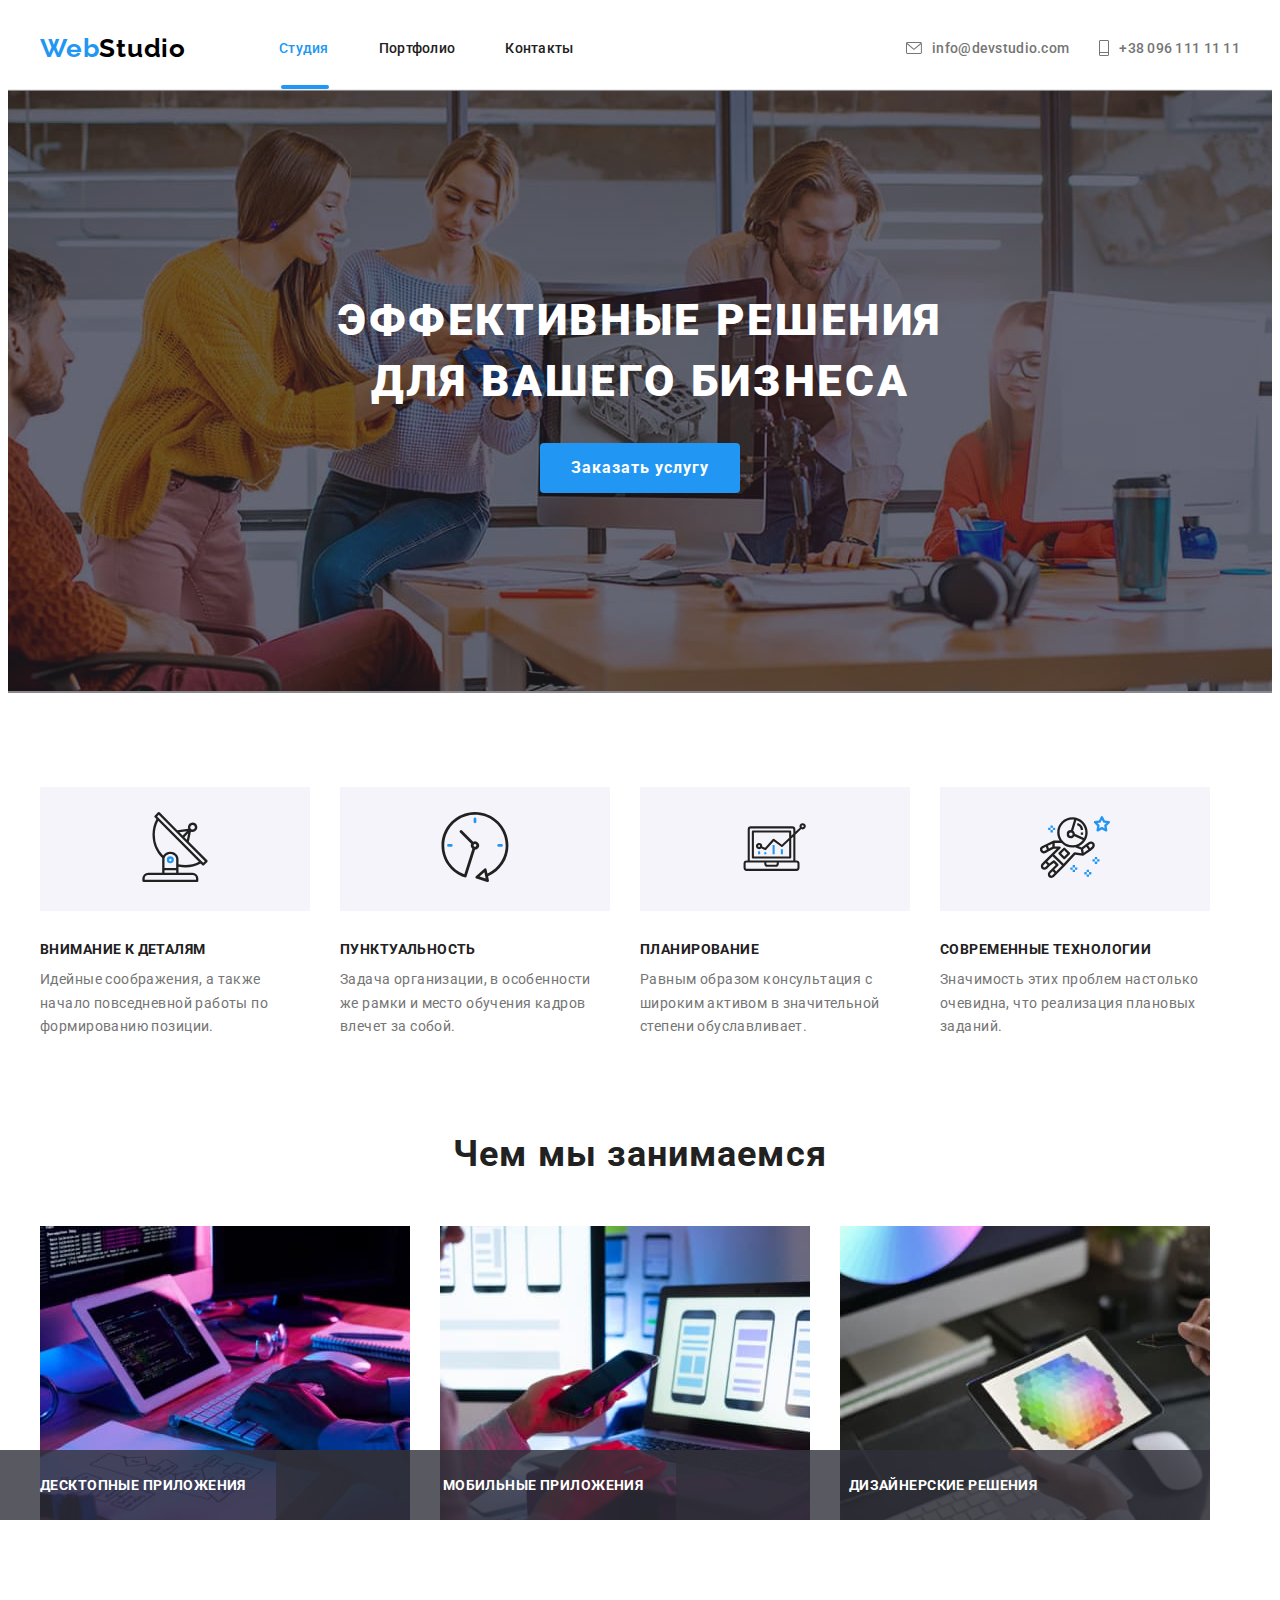
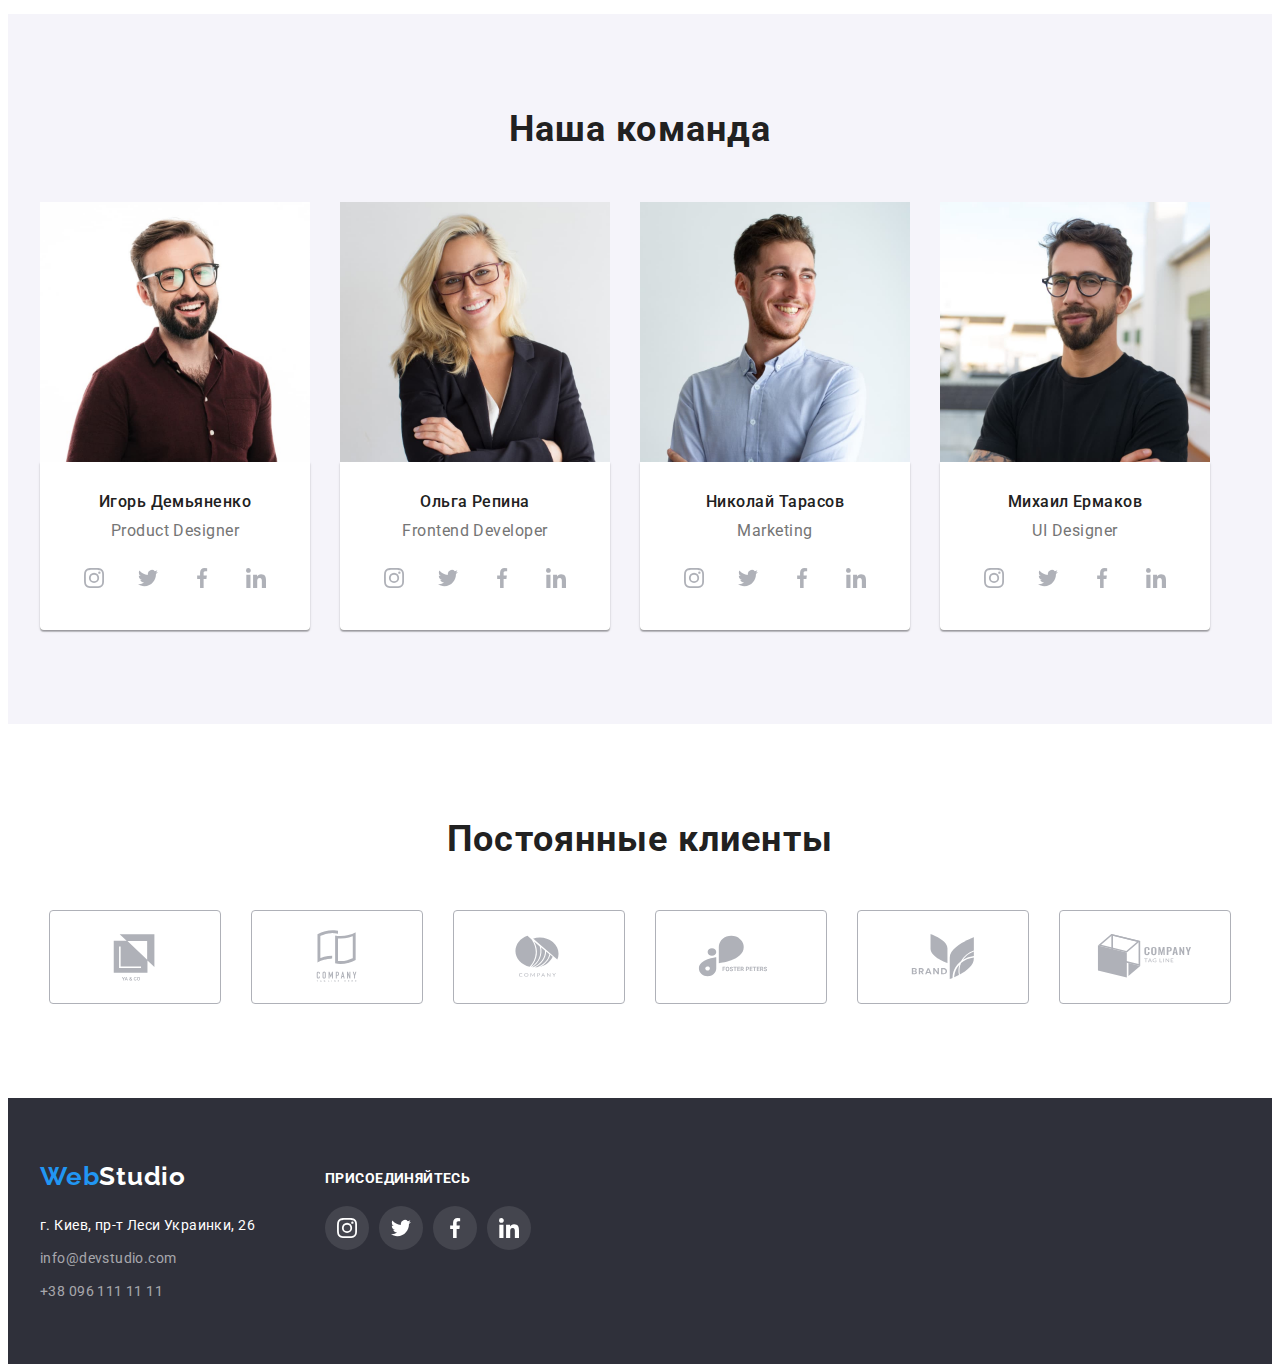
<file: index.html>
<!DOCTYPE html>
<html lang="ru">
  <head>
    <meta charset="UTF-8" />
    <meta http-equiv="X-UA-Compatible" content="IE=edge" />
    <meta name="viewport" content="width=device-width, initial-scale=1.0" />
    <title>Студия</title>
    <link
      href="https://fonts.googleapis.com/css2?family=Raleway:wght@700&family=Roboto:wght@400;500;700;900&display=swap"
      rel="stylesheet"
    />
    <link
      rel="stylesheet"
      href="https://cdnjs.cloudflare.com/ajax/libs/modern-normalize/1.1.0/modern-normalize.min.css"
      integrity="sha512-wpPYUAdjBVSE4KJnH1VR1HeZfpl1ub8YT/NKx4PuQ5NmX2tKuGu6U/JRp5y+Y8XG2tV+wKQpNHVUX03MfMFn9Q=="
      crossorigin="anonymous"
      referrerpolicy="no-referrer"
    />
    <link rel="stylesheet" href="./styles/styles.css" />
  </head>
  <body data-page>
    <!-- header-section -->
    <header class="header">
      <div class="container">
        <a class="link logo-link" href="./index.html">Web<span class="logo-header">Studio</span></a>
        <nav class="nav">
          <ul class="list nav-list">
            <li class="nav-item item">
              <a class="link nav-link after-1" href="./index.html">
                <span class="nav-title">Студия</span></a
              >
            </li>
            <li class="nav-item item">
              <a class="link nav-link" href="./portfolio.html">Портфолио</a>
            </li>
            <li class="nav-item item">
              <a class="link nav-link" href="">Контакты</a>
            </li>
          </ul>
        </nav>
        <ul class="list header-list">
          <li class="header-item item">
            <a class="link header-link" href="mailto:info@devstudio.com">
              <svg class="header-icon" width="16" height="12">
                <use href="./images/icons.svg#icon-envelope"></use>
              </svg>
              info@devstudio.com</a
            >
          </li>
          <li class="header-item item">
            <a class="link header-link" href="tel:+380961111111">
              <svg class="header-icon" width="10" height="16">
                <use href="./images/icons.svg#icon-vector"></use>
              </svg>
              +38 096 111 11 11</a
            >
          </li>
        </ul>
      </div>
    </header>
    <main>
      <!-- hero-section -->
      <section class="hero section">
        <div class="container">
          <h1 class="hero-title">Эффективные решения для вашего бизнеса</h1>
          <button data-modal-open class="hero-btn" type="button">Заказать услугу</button>
        </div>
      </section>
      <!-- features-section -->
      <section class="features section">
        <div class="container">
          <div class="feature-svg">
            <ul class="list list-svg">
              <li class="item item-svg">
                <svg width="70" height="70">
                  <use href="./images/icons.svg#icon-antenna"></use>
                </svg>
              </li>
              <li class="item item-svg">
                <svg width="70" height="70">
                  <use href="./images/icons.svg#icon-clock"></use>
                </svg>
              </li>
              <li class="item item-svg">
                <svg width="70" height="70">
                  <use href="./images/icons.svg#icon-diagram"></use>
                </svg>
              </li>
              <li class="item item-svg">
                <svg width="70" height="70">
                  <use href="./images/icons.svg#icon-astronaut"></use>
                </svg>
              </li>
            </ul>
          </div>
          <ul class="list features-list">
            <li class="features-item item">
              <h2 class="features-title">Внимание к деталям</h2>
              <p class="features-desc">
                Идейные соображения, а также начало повседневной работы по формированию позиции.
              </p>
            </li>
            <li class="features-item item">
              <h2 class="features-title">Пунктуальность</h2>
              <p class="features-desc">
                Задача организации, в особенности же рамки и место обучения кадров влечет за собой.
              </p>
            </li>
            <li class="features-item item">
              <h2 class="features-title">Планирование</h2>
              <p class="features-desc">
                Равным образом консультация с широким активом в значительной степени обуславливает.
              </p>
            </li>
            <li class="features-item item">
              <h2 class="features-title">Современные технологии</h2>
              <p class="features-desc">
                Значимость этих проблем настолько очевидна, что реализация плановых заданий.
              </p>
            </li>
          </ul>
        </div>
      </section>
      <!-- work-section -->
      <section class="work section">
        <div class="container">
          <h2 class="work-title">Чем мы занимаемся</h2>
          <ul class="list work-list">
            <li class="work-item item">
              <a
                class="link thumb-link"
                href=""
                target="_blank"
                rel="nofollow noopener noreferrer"
                aria-label="desktop"
              >
                <img class="work-img" src="./images/studio/box1.jpg" alt="desktop" width="370" />
                <h3 class="thumb-work-title">Десктопные приложения</h3>
              </a>
            </li>
            <li class="work-item item">
              <a
                class="link thumb-link"
                href=""
                target="_blank"
                rel="nofollow noopener noreferrer"
                aria-label="phone"
              >
                <img class="work-img" src="./images/studio/box2.jpg" alt="phone" width="370" />
                <h3 class="thumb-work-title">Мобильные приложения</h3>
              </a>
            </li>
            <li class="work-item item">
              <a
                class="link thumb-link"
                href=""
                target="_blank"
                rel="nofollow noopener noreferrer"
                aria-label="tablet"
              >
                <img class="work-img" src="./images/studio/box3.jpg" alt="tablet" width="370" />
                <h3 class="thumb-work-title">Дизайнерские решения</h3>
              </a>
            </li>
          </ul>
        </div>
      </section>
      <!-- teams-section -->
      <section class="teams section">
        <div class="container">
          <h2 class="teams-title">Наша команда</h2>
          <ul class="list teams-list">
            <li class="teams-item item">
              <img class="teams-img" src="./images/studio/img1.jpg" alt="user-image" width="270" />
              <div class="teams-wrapper">
                <h3 class="teams-user">Игорь Демьяненко</h3>
                <p class="teams-position">Product Designer</p>
                <ul class="list teams-social">
                  <li class="item teams-social">
                    <a
                      class="link teams-social"
                      href="https://www.instagram.com/"
                      target="_blank"
                      rel="nofollow noopener noreferrer"
                      aria-label="instagram"
                    >
                      <svg class="social-svg" width="20" height="20">
                        <use href="./images/icons.svg#icon-instagram"></use>
                      </svg>
                    </a>
                  </li>
                  <li class="item teams-social">
                    <a
                      class="link teams-social"
                      href="https://twitter.com/"
                      target="_blank"
                      rel="nofollow noopener noreferrer"
                      aria-label="twitter"
                    >
                      <svg class="social-svg" width="20" height="20">
                        <use href="./images/icons.svg#icon-twitter"></use>
                      </svg>
                    </a>
                  </li>
                  <li class="item teams-social">
                    <a
                      class="link teams-social"
                      href="https://www.facebook.com/"
                      target="_blank"
                      rel="nofollow noopener noreferrer"
                      aria-label="facebook"
                    >
                      <svg class="social-svg" width="20" height="20">
                        <use href="./images/icons.svg#icon-facebook"></use>
                      </svg>
                    </a>
                  </li>
                  <li class="item teams-social">
                    <a
                      class="link teams-social"
                      href="https://www.linkedin.com/"
                      target="_blank"
                      rel="nofollow noopener noreferrer"
                      aria-label="linkedin"
                    >
                      <svg class="social-svg" width="20" height="20">
                        <use href="./images/icons.svg#icon-linkedin"></use>
                      </svg>
                    </a>
                  </li>
                </ul>
              </div>
            </li>
            <li class="teams-item item">
              <img class="teams-img" src="./images/studio/img2.jpg" alt="user-image" width="270" />
              <div class="teams-wrapper">
                <h3 class="teams-user">Ольга Репина</h3>
                <p class="teams-position">Frontend Developer</p>
                <ul class="list teams-social">
                  <li class="item teams-social">
                    <a
                      class="link teams-social"
                      href="https://www.instagram.com/"
                      target="_blank"
                      rel="nofollow noopener noreferrer"
                      aria-label="instagram"
                    >
                      <svg class="social-svg" width="20" height="20">
                        <use href="./images/icons.svg#icon-instagram"></use>
                      </svg>
                    </a>
                  </li>
                  <li class="item teams-social">
                    <a
                      class="link teams-social"
                      href="https://twitter.com/"
                      target="_blank"
                      rel="nofollow noopener noreferrer"
                      aria-label="twitter"
                    >
                      <svg class="social-svg" width="20" height="20">
                        <use href="./images/icons.svg#icon-twitter"></use>
                      </svg>
                    </a>
                  </li>
                  <li class="item teams-social">
                    <a
                      class="link teams-social"
                      href="https://www.facebook.com/"
                      target="_blank"
                      rel="nofollow noopener noreferrer"
                      aria-label="facebook"
                    >
                      <svg class="social-svg" width="20" height="20">
                        <use href="./images/icons.svg#icon-facebook"></use>
                      </svg>
                    </a>
                  </li>
                  <li class="item teams-social">
                    <a
                      class="link teams-social"
                      href="https://www.linkedin.com/"
                      target="_blank"
                      rel="nofollow noopener noreferrer"
                      aria-label="linkedin"
                    >
                      <svg class="social-svg" width="20" height="20">
                        <use href="./images/icons.svg#icon-linkedin"></use>
                      </svg>
                    </a>
                  </li>
                </ul>
              </div>
            </li>
            <li class="teams-item item">
              <img class="teams-img" src="./images/studio/img3.jpg" alt="user-image" width="270" />
              <div class="teams-wrapper">
                <h3 class="teams-user">Николай Тарасов</h3>
                <p class="teams-position">Marketing</p>
                <ul class="list teams-social">
                  <li class="item teams-social">
                    <a
                      class="link teams-social"
                      href="https://www.instagram.com/"
                      target="_blank"
                      rel="nofollow noopener noreferrer"
                      aria-label="instagram"
                    >
                      <svg class="social-svg" width="20" height="20">
                        <use href="./images/icons.svg#icon-instagram"></use>
                      </svg>
                    </a>
                  </li>
                  <li class="item teams-social">
                    <a
                      class="link teams-social"
                      href="https://twitter.com/"
                      target="_blank"
                      rel="nofollow noopener noreferrer"
                      aria-label="twitter"
                    >
                      <svg class="social-svg" width="20" height="20">
                        <use href="./images/icons.svg#icon-twitter"></use>
                      </svg>
                    </a>
                  </li>
                  <li class="item teams-social">
                    <a
                      class="link teams-social"
                      href="https://www.facebook.com/"
                      target="_blank"
                      rel="nofollow noopener noreferrer"
                      aria-label="facebook"
                    >
                      <svg class="social-svg" width="20" height="20">
                        <use href="./images/icons.svg#icon-facebook"></use>
                      </svg>
                    </a>
                  </li>
                  <li class="item teams-social">
                    <a
                      class="link teams-social"
                      href="https://www.linkedin.com/"
                      target="_blank"
                      rel="nofollow noopener noreferrer"
                      aria-label="linkedin"
                    >
                      <svg class="social-svg" width="20" height="20">
                        <use href="./images/icons.svg#icon-linkedin"></use>
                      </svg>
                    </a>
                  </li>
                </ul>
              </div>
            </li>
            <li class="teams-item item">
              <img class="teams-img" src="./images/studio/img4.jpg" alt="user-image" width="270" />
              <div class="teams-wrapper">
                <h3 class="teams-user">Михаил Ермаков</h3>
                <p class="teams-position">UI Designer</p>
                <ul class="list teams-social">
                  <li class="item teams-social">
                    <a
                      class="link teams-social"
                      href="https://www.instagram.com/"
                      target="_blank"
                      rel="nofollow noopener noreferrer"
                      aria-label="instagram"
                    >
                      <svg class="social-svg" width="20" height="20">
                        <use href="./images/icons.svg#icon-instagram"></use>
                      </svg>
                    </a>
                  </li>
                  <li class="item teams-social">
                    <a
                      class="link teams-social"
                      href="https://twitter.com/"
                      target="_blank"
                      rel="nofollow noopener noreferrer"
                      aria-label="twitter"
                    >
                      <svg class="social-svg" width="20" height="20">
                        <use href="./images/icons.svg#icon-twitter"></use>
                      </svg>
                    </a>
                  </li>
                  <li class="item teams-social">
                    <a
                      class="link teams-social"
                      href="https://www.facebook.com/"
                      target="_blank"
                      rel="nofollow noopener noreferrer"
                      aria-label="facebook"
                    >
                      <svg class="social-svg" width="20" height="20">
                        <use href="./images/icons.svg#icon-facebook"></use>
                      </svg>
                    </a>
                  </li>
                  <li class="item teams-social">
                    <a
                      class="link teams-social"
                      href="https://www.linkedin.com/"
                      target="_blank"
                      rel="nofollow noopener noreferrer"
                      aria-label="linkedin"
                    >
                      <svg class="social-svg" width="20" height="20">
                        <use href="./images/icons.svg#icon-linkedin"></use>
                      </svg>
                    </a>
                  </li>
                </ul>
              </div>
            </li>
          </ul>
        </div>
      </section>
      <!-- clients -->
      <section class="clients section">
        <div class="container">
          <h2 class="clients-title">Постоянные клиенты</h2>
          <ul class="list clients-list">
            <li class="item clients-item">
              <a class="link link-svg" href="" target="_blank" rel="nofollow noopener noreferrer">
                <svg class="clients-svg" width="106" height="60">
                  <use href="./images/icons.svg#icon-logo"></use>
                </svg>
              </a>
            </li>
            <li class="item clients-item">
              <a class="link link-svg" href="" target="_blank" rel="nofollow noopener noreferrer">
                <svg class="clients-svg" width="106" height="60">
                  <use href="./images/icons.svg#icon-logo1"></use>
                </svg>
              </a>
            </li>
            <li class="item clients-item">
              <a class="link link-svg" href="" target="_blank" rel="nofollow noopener noreferrer">
                <svg class="clients-svg" width="106" height="60">
                  <use href="./images/icons.svg#icon-logo2"></use>
                </svg>
              </a>
            </li>
            <li class="item clients-item">
              <a class="link link-svg" href="" target="_blank" rel="nofollow noopener noreferrer">
                <svg class="clients-svg" width="106" height="60">
                  <use href="./images/icons.svg#icon-logo3"></use>
                </svg>
              </a>
            </li>
            <li class="item clients-item">
              <a class="link link-svg" href="" target="_blank" rel="nofollow noopener noreferrer">
                <svg class="clients-svg" width="106" height="60">
                  <use href="./images/icons.svg#icon-logo4"></use>
                </svg>
              </a>
            </li>
            <li class="item clients-item">
              <a class="link link-svg" href="" target="_blank" rel="nofollow noopener noreferrer">
                <svg class="clients-svg" width="106" height="60">
                  <use href="./images/icons.svg#icon-logo5"></use>
                </svg>
              </a>
            </li>
          </ul>
        </div>
      </section>
    </main>
    <!-- footer-section -->
    <footer class="footer">
      <div class="container">
        <div class="footer-adress">
          <a class="link logo-link-pic" href="./index.html"
            >Web<span class="logo-footer">Studio</span></a
          >
          <address class="footer-addres">г. Киев, пр-т Леси Украинки, 26</address>
          <ul class="list footer-list">
            <li class="footer-item">
              <a class="link footer-link" href="mailto:info@devstudio.com">info@devstudio.com</a>
            </li>
            <li class="footer-item">
              <a class="link footer-link" href="tel:+380961111111">+38 096 111 11 11</a>
            </li>
          </ul>
        </div>
        <div class="footer-social">
          <h2 class="social-title">присоединяйтесь</h2>
          <ul class="list teams-social">
            <li class="item teams-social">
              <a
                class="link teams-social"
                href="https://www.instagram.com/"
                target="_blank"
                rel="nofollow noopener noreferrer"
              >
                <svg class="social-svg" width="20" height="20">
                  <use href="./images/icons.svg#icon-instagram"></use>
                </svg>
              </a>
            </li>
            <li class="item teams-social">
              <a
                class="link teams-social"
                href="https://twitter.com/"
                target="_blank"
                rel="nofollow noopener noreferrer"
              >
                <svg class="social-svg" width="20" height="20">
                  <use href="./images/icons.svg#icon-twitter"></use>
                </svg>
              </a>
            </li>
            <li class="item teams-social">
              <a
                class="link teams-social"
                href="https://www.facebook.com/"
                target="_blank"
                rel="nofollow noopener noreferrer"
              >
                <svg class="social-svg" width="20" height="20">
                  <use href="./images/icons.svg#icon-facebook"></use>
                </svg>
              </a>
            </li>
            <li class="item teams-social">
              <a
                class="link teams-social"
                href="https://www.linkedin.com/"
                target="_blank"
                rel="nofollow noopener noreferrer"
              >
                <svg class="social-svg" width="20" height="20">
                  <use href="./images/icons.svg#icon-linkedin"></use>
                </svg>
              </a>
            </li>
          </ul>
        </div>
      </div>
    </footer>
    <!-- modal-windows -->
    <div class="backdrop is-hidden" data-modal>
      <div class="modal">
        <button data-modal-close class="modal-btn" type="button">
          <svg class="modal-icon" width="18" height="18">
            <use href="./images/icons.svg#icon-close"></use>
          </svg>
        </button>
      </div>
    </div>
    <script src="./js/modal.js"></script>
  </body>
</html>
</file>
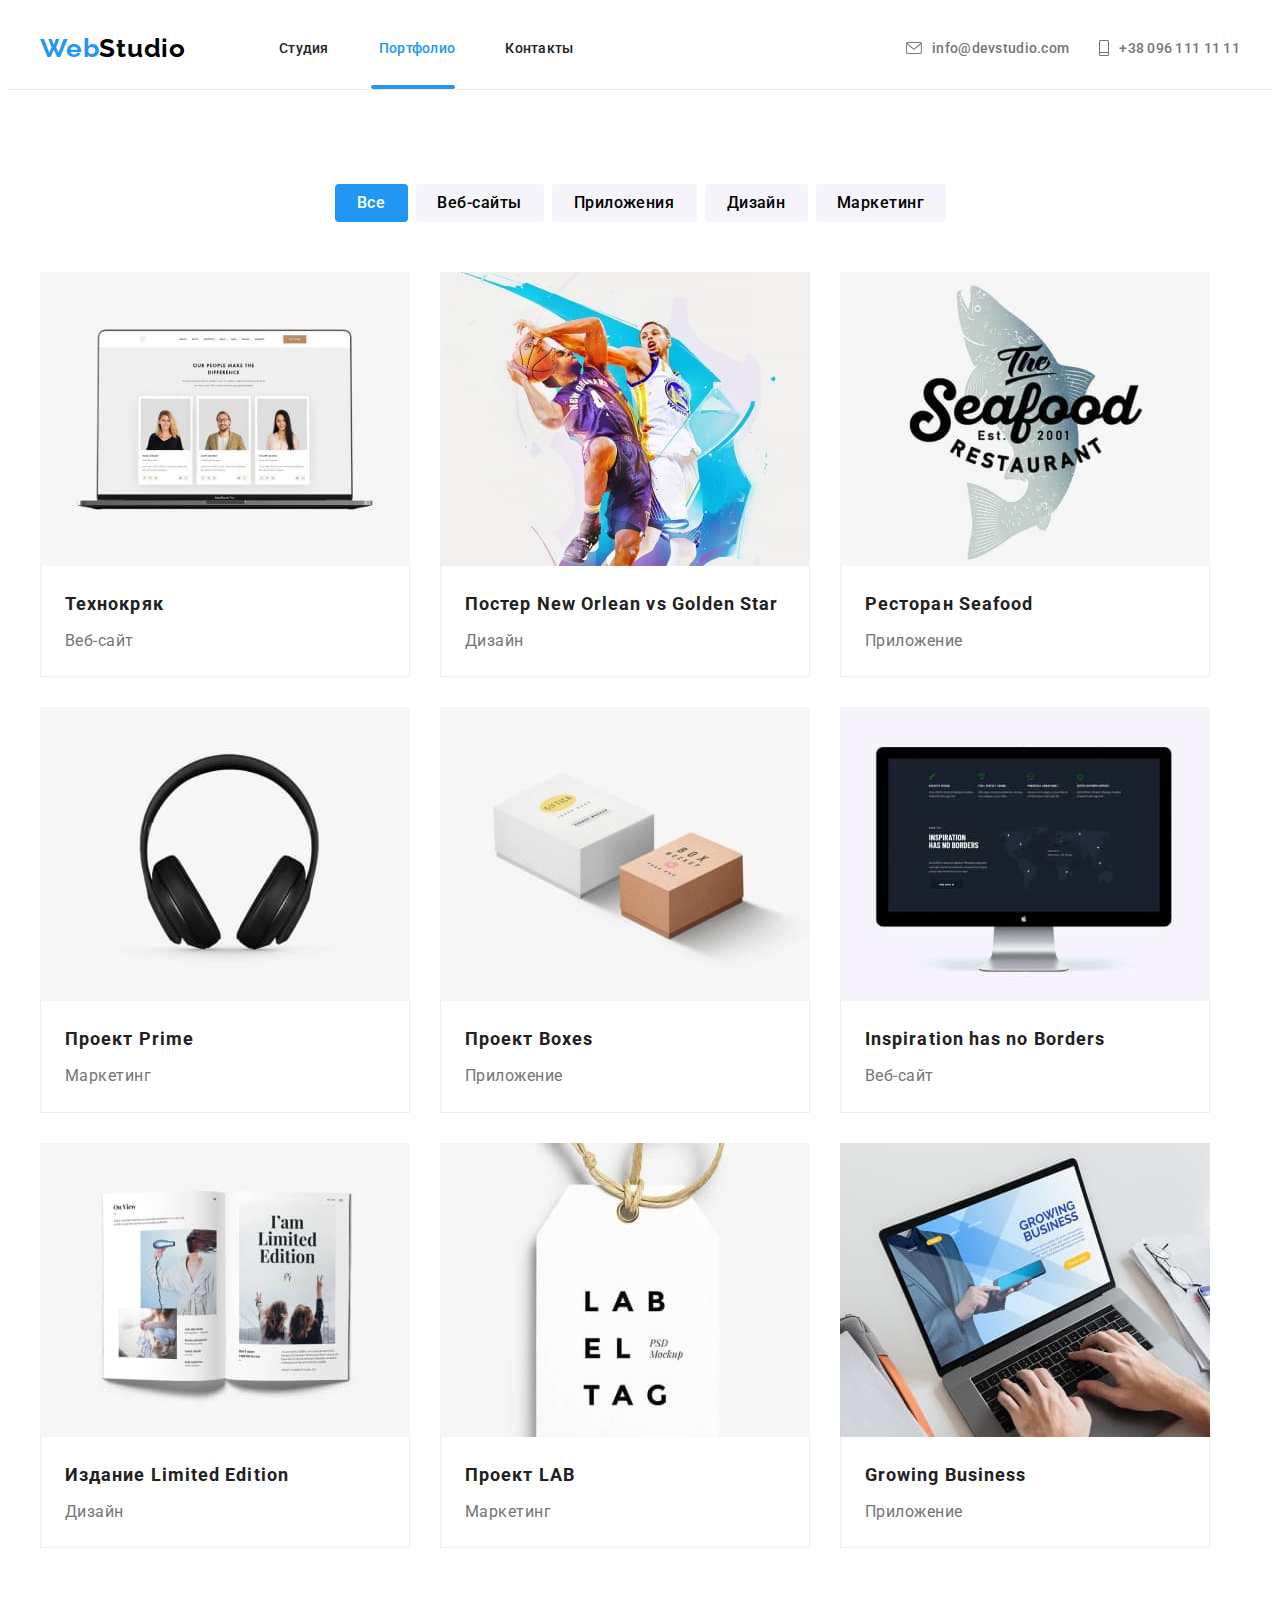
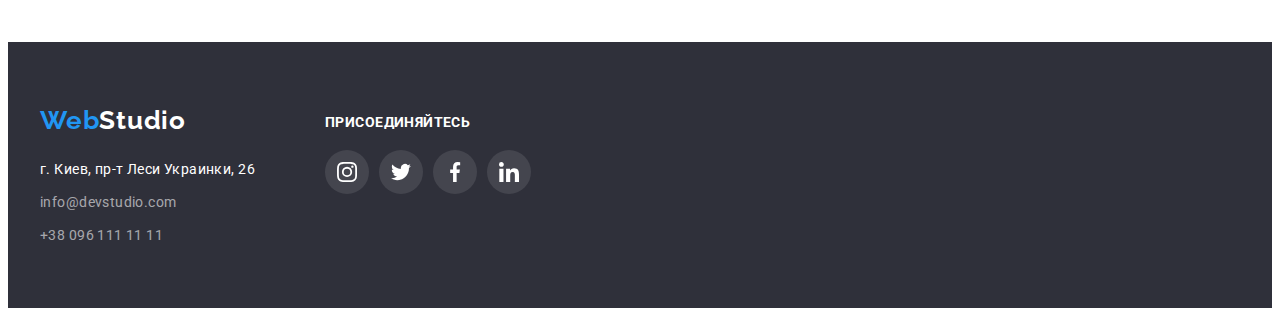
<file: portfolio.html>
<!DOCTYPE html>
<html lang="ru">
  <head>
    <meta charset="UTF-8" />
    <meta http-equiv="X-UA-Compatible" content="IE=edge" />
    <meta name="viewport" content="width=device-width, initial-scale=1.0" />
    <title>Портфолио</title>
    <link
      href="https://fonts.googleapis.com/css2?family=Raleway:wght@700&family=Roboto:wght@400;500;700;900&display=swap"
      rel="stylesheet"
    />
    <link
      rel="stylesheet"
      href="https://cdnjs.cloudflare.com/ajax/libs/modern-normalize/1.1.0/modern-normalize.min.css"
      integrity="sha512-wpPYUAdjBVSE4KJnH1VR1HeZfpl1ub8YT/NKx4PuQ5NmX2tKuGu6U/JRp5y+Y8XG2tV+wKQpNHVUX03MfMFn9Q=="
      crossorigin="anonymous"
      referrerpolicy="no-referrer"
    />
    <link rel="stylesheet" href="./styles/styles.css" />
  </head>
  <body>
    <!-- header-section -->
    <header class="header">
      <div class="container">
        <a class="link logo-link" href="./index.html">Web<span class="logo-header">Studio</span></a>
        <nav class="nav">
          <ul class="list nav-list">
            <li class="nav-item item">
              <a class="link nav-link" href="./index.html">Студия</a>
            </li>
            <li class="nav-item item">
              <a class="link nav-link after-2" href="./portfolio.html"
                ><span class="nav-title">Портфолио</span></a
              >
            </li>
            <li class="nav-item item">
              <a class="link nav-link" href="">Контакты</a>
            </li>
          </ul>
        </nav>
        <ul class="list header-list">
          <li class="header-item item">
            <a class="link header-link" href="mailto:info@devstudio.com">
              <svg class="header-icon" width="16" height="12">
                <use href="./images/icons.svg#icon-envelope"></use>
              </svg>
              info@devstudio.com</a
            >
          </li>
          <li class="header-item item">
            <a class="link header-link" href="tel:+380961111111">
              <svg class="header-icon" width="10" height="16">
                <use href="./images/icons.svg#icon-vector"></use>
              </svg>
              +38 096 111 11 11</a
            >
          </li>
        </ul>
      </div>
    </header>
    <main>
      <!-- portfolio-section -->
      <section class="portfolio section">
        <div class="container">
          <ul class="list portfolio-list-btn">
            <li class="portfolio-item-btn item">
              <button class="portfolio-btn all" type="button">Все</button>
            </li>
            <li class="portfolio-item-btn item">
              <button class="portfolio-btn web" type="button">Веб-сайты</button>
            </li>
            <li class="portfolio-item-btn item">
              <button class="portfolio-btn app" type="button">Приложения</button>
            </li>
            <li class="portfolio-item-btn item">
              <button class="portfolio-btn des" type="button">Дизайн</button>
            </li>
            <li class="portfolio-item-btn item">
              <button class="portfolio-btn mar" type="button">Маркетинг</button>
            </li>
          </ul>
          <ul class="list portfolio-list">
            <li class="portfolio-item item">
              <a
                class="link portfolio-link"
                href=""
                target="_blank"
                rel="nofollow noopener noreferrer"
              >
                <div class="portfolio-thumb">
                  <img
                    class="portfolio-img"
                    src="./images/portfolio/img1.jpg"
                    alt="Технокряк"
                    width="370"
                  />
                  <p class="text-overley">
                    Ресурс предлагает комплексные предложения с разным уровнем функционала и
                    сервисов. Все это позволит посетителю получить исчерпывающие сведения о компании
                    или частном лице.
                  </p>
                </div>
                <div class="portfolio-border">
                  <h3 class="portfolio-title">Технокряк</h3>
                  <p class="portfolio-desc">Веб-сайт</p>
                </div>
              </a>
            </li>
            <li class="portfolio-item item">
              <a
                class="link portfolio-link"
                href=""
                target="_blank"
                rel="nofollow noopener noreferrer"
              >
                <div class="portfolio-thumb">
                  <img
                    class="portfolio-img"
                    src="./images/portfolio/img2.jpg"
                    alt="Постер New Orlean vs Golden Star"
                    width="370"
                  />
                  <p class="text-overley">
                    Ресурс предлагает комплексные предложения с разным уровнем функционала и
                    сервисов. Все это позволит посетителю получить исчерпывающие сведения о компании
                    или частном лице.
                  </p>
                </div>
                <div class="portfolio-border">
                  <h3 class="portfolio-title">Постер New Orlean vs Golden Star</h3>
                  <p class="portfolio-desc">Дизайн</p>
                </div>
              </a>
            </li>
            <li class="portfolio-item item">
              <a
                class="link portfolio-link"
                href=""
                target="_blank"
                rel="nofollow noopener noreferrer"
              >
                <div class="portfolio-thumb">
                  <img
                    class="portfolio-img"
                    src="./images/portfolio/img3.jpg"
                    alt="Ресторан Seafood"
                    width="370"
                  />
                  <p class="text-overley">
                    Ресурс предлагает комплексные предложения с разным уровнем функционала и
                    сервисов. Все это позволит посетителю получить исчерпывающие сведения о компании
                    или частном лице.
                  </p>
                </div>
                <div class="portfolio-border">
                  <h3 class="portfolio-title">Ресторан Seafood</h3>
                  <p class="portfolio-desc">Приложение</p>
                </div>
              </a>
            </li>
            <li class="portfolio-item item">
              <a
                class="link portfolio-link"
                href=""
                target="_blank"
                rel="nofollow noopener noreferrer"
              >
                <div class="portfolio-thumb">
                  <img
                    class="portfolio-img"
                    src="./images/portfolio/img4.jpg"
                    alt="Проект Prime"
                    width="370"
                  />
                  <p class="text-overley">
                    Ресурс предлагает комплексные предложения с разным уровнем функционала и
                    сервисов. Все это позволит посетителю получить исчерпывающие сведения о компании
                    или частном лице.
                  </p>
                </div>
                <div class="portfolio-border">
                  <h3 class="portfolio-title">Проект Prime</h3>
                  <p class="portfolio-desc">Маркетинг</p>
                </div>
              </a>
            </li>
            <li class="portfolio-item item">
              <a
                class="link portfolio-link"
                href=""
                target="_blank"
                rel="nofollow noopener noreferrer"
              >
                <div class="portfolio-thumb">
                  <img
                    class="portfolio-img"
                    src="./images/portfolio/img5.jpg"
                    alt="Проект Boxes"
                    width="370"
                  />
                  <p class="text-overley">
                    Ресурс предлагает комплексные предложения с разным уровнем функционала и
                    сервисов. Все это позволит посетителю получить исчерпывающие сведения о компании
                    или частном лице.
                  </p>
                </div>
                <div class="portfolio-border">
                  <h3 class="portfolio-title">Проект Boxes</h3>
                  <p class="portfolio-desc">Приложение</p>
                </div>
              </a>
            </li>
            <li class="portfolio-item item">
              <a
                class="link portfolio-link"
                href=""
                target="_blank"
                rel="nofollow noopener noreferrer"
              >
                <div class="portfolio-thumb">
                  <img
                    class="portfolio-img"
                    src="./images/portfolio/img6.jpg"
                    alt="Inspiration has no Borders"
                    width="370"
                  />
                  <p class="text-overley">
                    Ресурс предлагает комплексные предложения с разным уровнем функционала и
                    сервисов. Все это позволит посетителю получить исчерпывающие сведения о компании
                    или частном лице.
                  </p>
                </div>
                <div class="portfolio-border">
                  <h3 class="portfolio-title">Inspiration has no Borders</h3>
                  <p class="portfolio-desc">Веб-сайт</p>
                </div>
              </a>
            </li>
            <li class="portfolio-item item">
              <a
                class="link portfolio-link"
                href=""
                target="_blank"
                rel="nofollow noopener noreferrer"
              >
                <div class="portfolio-thumb">
                  <img
                    class="portfolio-img"
                    src="./images/portfolio/img7.jpg"
                    alt="Издание Limited Edition"
                    width="370"
                  />
                  <p class="text-overley">
                    Ресурс предлагает комплексные предложения с разным уровнем функционала и
                    сервисов. Все это позволит посетителю получить исчерпывающие сведения о компании
                    или частном лице.
                  </p>
                </div>
                <div class="portfolio-border">
                  <h3 class="portfolio-title">Издание Limited Edition</h3>
                  <p class="portfolio-desc">Дизайн</p>
                </div>
              </a>
            </li>
            <li class="portfolio-item item">
              <a
                class="link portfolio-link"
                href=""
                target="_blank"
                rel="nofollow noopener noreferrer"
              >
                <div class="portfolio-thumb">
                  <img
                    class="portfolio-img"
                    src="./images/portfolio/img8.jpg"
                    alt="Проект LAB"
                    width="370"
                  />
                  <p class="text-overley">
                    Ресурс предлагает комплексные предложения с разным уровнем функционала и
                    сервисов. Все это позволит посетителю получить исчерпывающие сведения о компании
                    или частном лице.
                  </p>
                </div>
                <div class="portfolio-border">
                  <h3 class="portfolio-title">Проект LAB</h3>
                  <p class="portfolio-desc">Маркетинг</p>
                </div>
              </a>
            </li>
            <li class="portfolio-item item">
              <a
                class="link portfolio-link"
                href=""
                target="_blank"
                rel="nofollow noopener noreferrer"
              >
                <div class="portfolio-thumb">
                  <img
                    class="portfolio-img"
                    src="./images/portfolio/img9.jpg"
                    alt="Growing Business"
                    width="370"
                  />
                  <p class="text-overley">
                    Ресурс предлагает комплексные предложения с разным уровнем функционала и
                    сервисов. Все это позволит посетителю получить исчерпывающие сведения о компании
                    или частном лице.
                  </p>
                </div>
                <div class="portfolio-border">
                  <h3 class="portfolio-title">Growing Business</h3>
                  <p class="portfolio-desc">Приложение</p>
                </div>
              </a>
            </li>
          </ul>
        </div>
      </section>
    </main>
    <!-- footer-section -->
    <footer class="footer">
      <div class="container">
        <div class="footer-adress">
          <a class="link logo-link-pic" href="./index.html"
            >Web<span class="logo-footer">Studio</span></a
          >
          <address class="footer-addres">г. Киев, пр-т Леси Украинки, 26</address>
          <ul class="list footer-list">
            <li class="footer-item">
              <a class="link footer-link" href="mailto:info@devstudio.com">info@devstudio.com</a>
            </li>
            <li class="footer-item">
              <a class="link footer-link" href="tel:+380961111111">+38 096 111 11 11</a>
            </li>
          </ul>
        </div>
        <div class="footer-social">
          <h2 class="social-title">присоединяйтесь</h2>
          <ul class="list teams-social">
            <li class="item teams-social">
              <a
                class="link teams-social"
                href="https://www.instagram.com/"
                target="_blank"
                rel="nofollow noopener noreferrer"
              >
                <svg class="social-svg" width="20" height="20">
                  <use href="./images/icons.svg#icon-instagram"></use>
                </svg>
              </a>
            </li>
            <li class="item teams-social">
              <a
                class="link teams-social"
                href="https://twitter.com/"
                target="_blank"
                rel="nofollow noopener noreferrer"
              >
                <svg class="social-svg" width="20" height="20">
                  <use href="./images/icons.svg#icon-twitter"></use>
                </svg>
              </a>
            </li>
            <li class="item teams-social">
              <a
                class="link teams-social"
                href="https://www.facebook.com/"
                target="_blank"
                rel="nofollow noopener noreferrer"
              >
                <svg class="social-svg" width="20" height="20">
                  <use href="./images/icons.svg#icon-facebook"></use>
                </svg>
              </a>
            </li>
            <li class="item teams-social">
              <a
                class="link teams-social"
                href="https://www.linkedin.com/"
                target="_blank"
                rel="nofollow noopener noreferrer"
              >
                <svg class="social-svg" width="20" height="20">
                  <use href="./images/icons.svg#icon-linkedin"></use>
                </svg>
              </a>
            </li>
          </ul>
        </div>
      </div>
    </footer>
  </body>
</html>
</file>
<file: styles/styles.css>
:root {
  --primal-text: #212121;
  --logo-text: #2196f3;
  --logo-header: #000000;
  --logo-footer: #ffffff;
  --slave-text: #757575;
}

body {
  color: var(--primal-text);
  font-family: Roboto, sans-serif;
}

h1,
h2,
h3,
p,
ul {
  padding: 0;
  margin: 0;
}

.work-img,
.teams-img,
.portfolio-img {
  display: block;
}

.list {
  list-style: none;
}

.link {
  text-decoration: none;
}

.container {
  margin-left: auto;
  margin-right: auto;
  width: 1200px;
  padding-left: 15px;
  padding-right: 15px;
}

.section {
  padding: 94px 0;
}

/* /======================/
header-section
/======================/ */
.header {
  border-bottom: 1px solid #ececec;
}

.header .container {
  display: flex;
  align-items: center;
}

.logo-link {
  margin-right: 93px;

  color: var(--logo-text);
  font-family: Raleway, sans-serif;
  font-weight: 700;
  font-size: 26px;
  line-height: 1.2;
  letter-spacing: 0.03em;
}

.logo-header {
  color: var(--logo-header);
  font-family: Raleway, sans-serif;
  font-weight: 700;
  font-size: 26px;
  line-height: 1.4;
  letter-spacing: 0.03em;
}

.nav-title {
  color: var(--logo-text);
}

.nav-link {
  position: relative;
  padding-top: 32px;
  padding-bottom: 32px;

  color: var(--primal-text);
  font-weight: 500;
  font-size: 14px;
  line-height: 1.2;
  letter-spacing: 0.02em;
  display: block;

  transition: color 250ms cubic-bezier(0.4, 0, 0.2, 1);
}

.nav-link.after-1::after {
  content: '';
  position: absolute;
  bottom: 0;
  right: 0;
  display: block;
  width: 48px;
  height: 4px;
  background: #2196f3;
  border-radius: 2px;
}

.nav-link.after-2::after {
  content: '';
  position: absolute;
  bottom: 0;
  right: 0;
  display: block;
  width: 84px;
  height: 4px;
  background: #2196f3;
  border-radius: 2px;
}

.nav-list {
  list-style: none;
  display: flex;
  gap: 50px;
}

.nav-list :hover,
.nav-list :focus {
  color: var(--logo-text);
}

.header-link {
  display: inline-flex;
  align-items: center;
  padding-top: 32px;
  padding-bottom: 32px;

  color: var(--slave-text);
  fill: var(--slave-text);
  font-weight: 500;
  font-size: 14px;
  line-height: 1.2;
  letter-spacing: 0.02em;
  transition: color 250ms cubic-bezier(0.4, 0, 0.2, 1),
    fill 250ms cubic-bezier(0.4, 0, 0.2, 1);
}

.header-list {
  display: flex;
  margin-left: auto;
  gap: 30px;
}

.header-list :hover,
.header-list :focus {
  color: var(--logo-text);
  fill: var(--logo-text);

}

.header-icon {
  margin-right: 10px;
}

/* /======================/
hero-section
/======================/ */
.hero {
  max-width: 1600px;
  margin: 0 auto;

  padding: 200px 0;
  background-color: #c4c4c4;
  background-image: linear-gradient(to right,
      rgba(47, 48, 58, 0.4),
      rgba(47, 48, 58, 0.4)),
    url(../images/studio/heroimg.jpg);
  background-repeat: no-repeat;
  background-position: center;
}

.hero-title {
  width: 696px;
  margin-left: auto;
  margin-right: auto;
  margin-bottom: 30px;

  color: var(--logo-footer);
  font-weight: 900;
  font-size: 44px;
  line-height: 1.4;
  letter-spacing: 0.06em;
  text-transform: uppercase;
  text-align: center;
}

.hero-btn {
  width: 200px;
  height: 50px;
  display: block;
  margin: auto;
  border-radius: 4px;
  border: inherit;

  font-family: Roboto;
  font-size: 16px;
  font-weight: 700;
  line-height: 1.9;
  letter-spacing: 0.06em;
  cursor: pointer;
  color: var(--logo-footer);
  background-color: var(--logo-text);

  transition: background-color 250ms cubic-bezier(0.4, 0, 0.2, 1),
    box-shadow 250ms cubic-bezier(0.4, 0, 0.2, 1);
}

.hero-btn:hover,
.hero-btn:active {
  background-color: #188ce8;
  box-shadow: 0px 4px 4px rgba(0, 0, 0, 0.15);

}

/* ======================
features-section
====================== */
.features .item-svg {
  background-color: #f5f4fa;
  padding: 25px 100px;
}

.features .list-svg {
  display: flex;
  gap: 30px;

  margin-bottom: 30px;
}

.features-list {
  display: flex;
  gap: 30px;
}

.features-item.item {
  flex-basis: 270px;
}

.features-title {
  margin-bottom: 10px;

  font-weight: 700;
  font-size: 14px;
  line-height: 1.2;
  letter-spacing: 0.03em;
  text-transform: uppercase;
}

.features-desc {
  font-size: 14px;
  line-height: 1.7;
  letter-spacing: 0.03em;
  color: var(--slave-text);
}

.features {
  padding-bottom: 0;
}

/* ======================
work-section
====================== */
.work-list {
  display: flex;
  gap: 30px;
}

.work-title {
  margin-bottom: 50px;

  font-weight: 700;
  font-size: 36px;
  line-height: 1.2;
  letter-spacing: 0.03em;
  text-align: center;
}

.link.thumb-link {
  position: relative;
}

.thumb-work-title {
  position: absolute;
  bottom: 0;
  right: 0;

}

.thumb-work-title {
  padding: 27px 82px;
  width: 370px;

  font-weight: 700;
  font-size: 14px;
  line-height: calc(16 / 14);
  text-align: center;
  letter-spacing: 0.03em;
  text-transform: uppercase;

  color: #ffffff;
  background-color: rgba(47, 48, 58, 0.8);
}

/* ======================
teams-section
====================== */
.teams {
  background-color: #f5f4fa;
}

.teams-list {
  display: flex;
  gap: 30px;
}

.teams-title {
  margin-bottom: 50px;

  font-weight: 700;
  font-size: 36px;
  line-height: 1.2;
  letter-spacing: 0.03em;
  text-align: center;
}

.teams-user {
  margin-bottom: 10px;

  font-weight: 500;
  font-size: 16px;
  line-height: 1.2;
  letter-spacing: 0.03em;
  text-align: center;
}

.teams-position {
  margin-bottom: 16px;

  font-size: 16px;
  line-height: 1.2;
  letter-spacing: 0.03em;
  color: var(--slave-text);
  text-align: center;
}

.teams-item.item {
  background-color: var(--logo-footer);
}

.teams-wrapper {
  padding: 30px 0;
  box-shadow: 0px 1px 3px rgba(0, 0, 0, 0.12), 0px 1px 1px rgba(0, 0, 0, 0.14),
    0px 2px 1px rgba(0, 0, 0, 0.2);
  border-radius: 0px 0px 4px 4px;
}

.list.teams-social {
  display: flex;
  gap: 10px;
  justify-content: center;
}

.link.teams-social {
  display: flex;
  width: 44px;
  height: 44px;
  align-items: center;
  justify-content: center;
  border-radius: 50%;

  fill: #afb1b8;

  transition: color 250ms cubic-bezier(0.4, 0, 0.2, 1),
    background-color 250ms cubic-bezier(0.4, 0, 0.2, 1),
    fill 250ms cubic-bezier(0.4, 0, 0.2, 1);
}

.link.teams-social:hover,
.link.teams-social:focus {
  border-radius: 50%;

  fill: var(--logo-footer);
  background-color: #2196f3;
}

/* ======================
clients section
====================== */
.clients-title {
  margin-bottom: 50px;

  color: var(--primal-text);
  font-size: 36px;
  font-weight: 700;
  line-height: calc(42 / 36);
  letter-spacing: 0.03em;
  text-align: center;
}

.clients-list {
  display: flex;
  gap: 30px;
  justify-content: center;
}

.link.link-svg {
  display: flex;
  width: 170px;
  height: 92px;
  justify-content: center;
  align-items: center;
  border: 1px solid #afb1b8;
  border-radius: 4px;

  fill: #afb1b8;

  transition: color 250ms cubic-bezier(0.4, 0, 0.2, 1),
    background-color 250ms cubic-bezier(0.4, 0, 0.2, 1),
    fill 250ms cubic-bezier(0.4, 0, 0.2, 1);

}

.link.link-svg:hover,
.link.link-svg:focus {
  fill: var(--logo-text);
  border-color: var(--logo-text);

}

/* ======================
footer-section
====================== */
.footer .container {
  display: flex;
}

.footer {
  padding: 60px 0;

  background-color: #2f303a;
}

.footer-adress {
  margin-right: 70px;
}

.logo-link-pic {
  color: var(--logo-text);
  font-family: Raleway, sans-serif;
  font-weight: 700;
  font-size: 26px;
  line-height: 1.2;
  letter-spacing: 0.03em;
}

.logo-footer {
  color: var(--logo-footer);
  font-family: raleway, sans-serif;
  font-weight: 700;
  font-size: 26px;
  line-height: 1.4;
  letter-spacing: 0.03em;
}

.footer-addres {
  margin-top: 20px;

  font-size: 14px;
  line-height: 1.7;
  letter-spacing: 0.03em;
  font-style: normal;
  color: var(--logo-footer);
}

.footer-link {
  font-size: 14px;
  line-height: 1.7;
  letter-spacing: 0.03em;
  color: rgba(250, 250, 250, 0.6);

  transition: color 250ms cubic-bezier(0.4, 0, 0.2, 1);
}

.footer-list :hover,
.footer-list :focus {
  color: var(--logo-text);
}

.footer-list {
  margin-top: 9px;
}

.footer-item:not(:first-child) {
  margin-top: 9px;
}

.footer-social {
  padding-top: 12px;
}

.social-title {
  margin-bottom: 20px;
  font-weight: 700;
  font-size: 14px;
  line-height: calc(16 / 14);
  letter-spacing: 0.03em;
  text-transform: uppercase;

  color: var(--logo-footer);
}

.footer .list-social {
  display: flex;
}

.footer-social .social-svg {
  fill: var(--logo-footer);
}

.footer .item.teams-social {
  background-color: rgba(255, 255, 255, 0.1);
  border-radius: 50%;
}

/* ======================
modal-windows
====================== */

.backdrop {
  position: fixed;
  top: 0;
  left: 0;
  width: 100%;
  height: 100%;
  background: rgba(0, 0, 0, 0.2);
  transition: opacity 250ms cubic-bezier(0.4, 0, 0.2, 1),
    visibility 250ms cubic-bezier(0.4, 0, 0.2, 1);


}

.backdrop.is-hidden {
  opacity: 0;
  pointer-events: none;
  visibility: hidden;
}

.backdrop.is-hidden .modal {
  transform: translate(-50%, -150%) scale(1.5);

}

.modal {
  position: absolute;
  top: 50%;
  left: 50%;

  width: 528px;
  height: 581px;
  border-radius: 4px;
  padding: 15px;

  background-color: var(--logo-footer);
  transform: translate(-50%, -50%) scale(1);
  transition: transform 250ms cubic-bezier(0.4, 0, 0.2, 1);
}

.modal-icon .modal {
  transform: translate(-150%, -50%);
  transition: transform 250ms cubic-bezier(0.4, 0, 0.2, 1);
}

.modal-btn {
  position: absolute;
  width: 30px;
  height: 30px;
  top: 8px;
  right: 8px;
  padding: 0;
  display: flex;
  justify-content: center;
  align-items: center;

  cursor: pointer;

  border-radius: 50%;
  border: 1px solid rgba(0, 0, 0, 0.1);
  background-color: #ffffff;

}

.no-scroll {
  overflow: hidden;
}

/* ======================
2 pages
====================== */

/* ======================
portfolio-section
====================== */

.portfolio-btn {
  cursor: pointer;
  background-color: #f5f4fa;
  font-family: Roboto;
  font-weight: 500;
  font-size: 16px;
  line-height: 1.6;
  letter-spacing: 0.03em;
  border-radius: 4px;
  border: inherit;

  transition: color 250ms cubic-bezier(0.4, 0, 0.2, 1),
    box-shadow 250ms cubic-bezier(0.4, 0, 0.2, 1),
    background-color 250ms cubic-bezier(0.4, 0, 0.2, 1);
}

.portfolio-btn.all {
  color: var(--logo-footer);
  background-color: var(--logo-text);
  height: 38px;
  width: 73px;
}

.portfolio-btn.web {
  height: 38px;
  width: 128px;
}

.portfolio-btn.app {
  height: 38px;
  width: 145px;
}

.portfolio-btn.des {
  height: 38px;
  width: 103px;
}

.portfolio-btn.mar {
  height: 38px;
  width: 130px;
}

.portfolio-item-btn.item+.item {
  margin-left: 8px;

}

.portfolio-btn:hover,
.portfolio-btn:focus {
  color: var(--logo-footer);
  background-color: var(--logo-text);
}

.portfolio-list-btn {
  display: flex;
  justify-content: center;
  margin-bottom: 50px;
}

.portfolio-list-btn :hover,
.portfolio-list-btn :focus {
  box-shadow: 0px 3px 1px rgba(0, 0, 0, 0.1),
    0px 1px 2px rgba(0, 0, 0, 0.08),
    0px 2px 2px rgba(0, 0, 0, 0.12);
  border-radius: 4px;
}

.portfolio-list {
  display: flex;
  flex-wrap: wrap;
  /* gap: 20px; */
}

.portfolio-item {
  width: 370px;
  margin-right: 30px;
  margin-bottom: 30px;

  transition:
    box-shadow 250ms cubic-bezier(0.4, 0, 0.2, 1);
}

.portfolio-link {
  color: currentColor;
}

.portfolio-thumb {
  position: relative;
  overflow: hidden;
}

.text-overley {
  display: inline-block;
  position: absolute;
  top: 0;
  left: 0;
  width: 100%;
  height: 100%;
  padding: 63px 24px;

  font-size: 18px;
  line-height: calc(28 / 18);
  letter-spacing: 0.03em;
  color: var(--logo-footer);
  background-color: #2196F3;

  transform: translateY(101%);
  transition: transform 250ms cubic-bezier(0.4, 0, 0.2, 1);
}

.link.portfolio-link:hover .text-overley,
.link.portfolio-link:focus .text-overley {
  transform: translateY(0%);
}



.portfolio-item.item:hover,
.portfolio-item.item:focus {
  box-shadow: 0px 1px 1px rgba(0, 0, 0, 0.12),
    0px 4px 4px rgba(0, 0, 0, 0.06),
    1px 4px 6px rgba(0, 0, 0, 0.16);
}

.portfolio-item:nth-child(3n) {
  margin-right: 0;
}

.portfolio-item:nth-last-child(-n + 3) {
  margin-bottom: 0;
}

.portfolio-title {
  margin-bottom: 4px;

  font-weight: 700;
  font-size: 18px;
  line-height: 2;
  letter-spacing: 0.06em;
}

.portfolio-desc {
  color: var(--slave-text);
  font-size: 16px;
  line-height: 1.9;
  letter-spacing: 0.03em;
}

.portfolio-border {
  padding: 20px 24px;
  border-left: 1px solid #eeeeee;
  border-right: 1px solid #eeeeee;
  border-bottom: 1px solid #eeeeee;
}

/* ======================

====================== */
</file>
